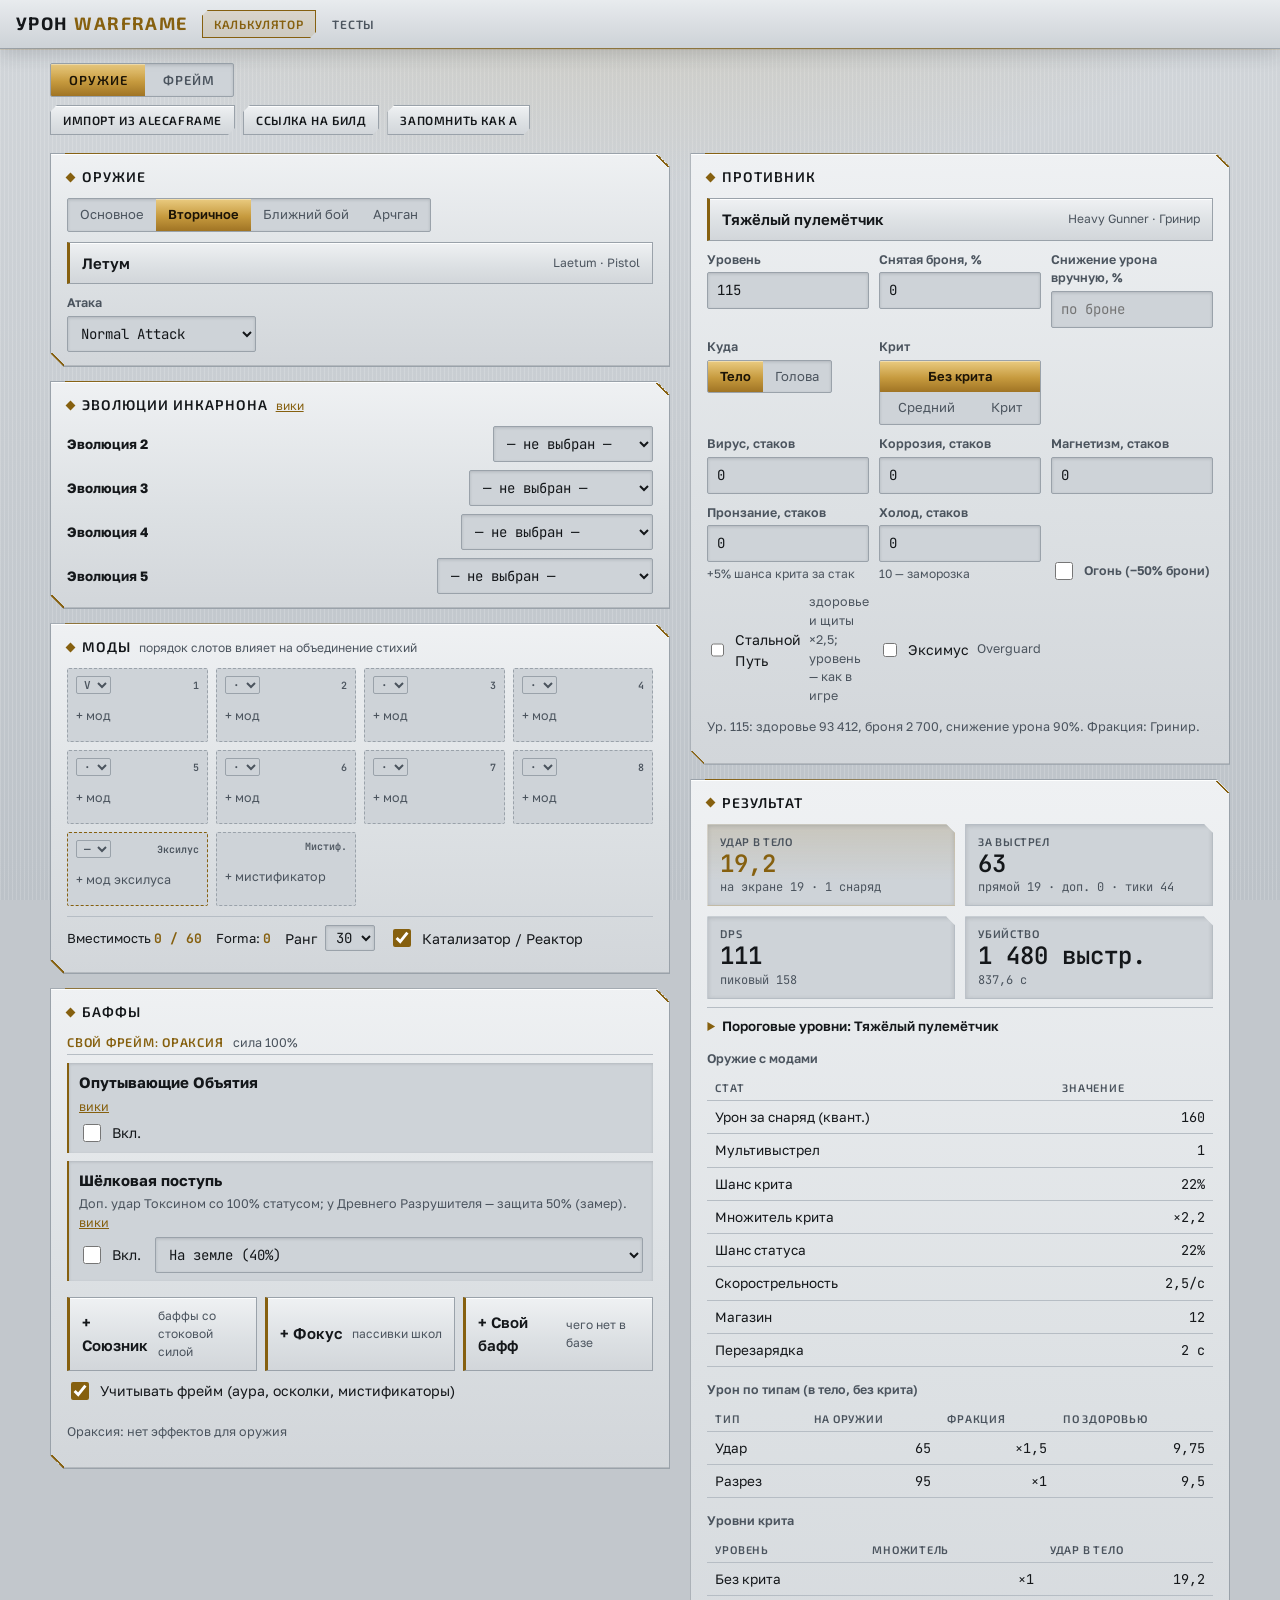
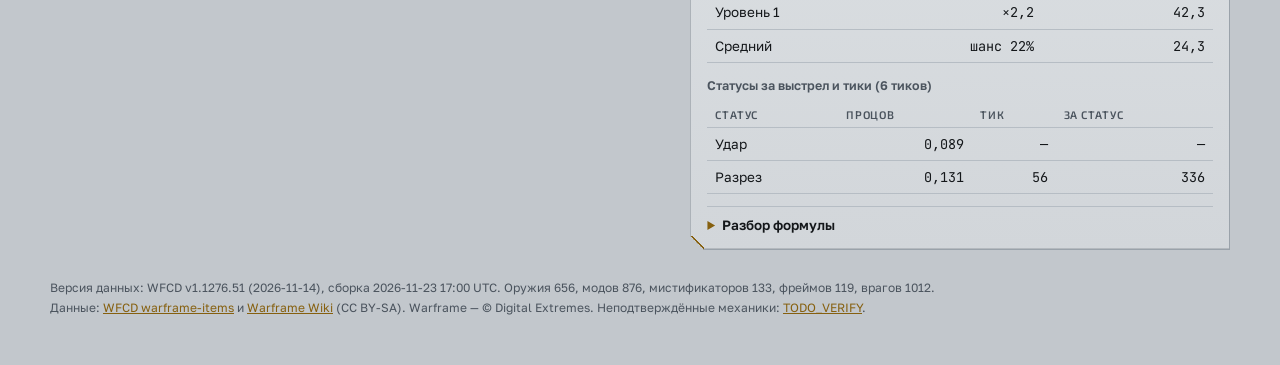
<file: index.html>
<!doctype html>
<html lang="ru">
<head>
<meta charset="utf-8">
<meta name="viewport" content="width=device-width, initial-scale=1, viewport-fit=cover">
<title>Урон Warframe</title>
<meta name="description" content="Калькулятор урона Warframe: оружие, моды, мистификаторы, противник, статусы и разбор формул">
<meta name="theme-color" content="#1F2328">
<link rel="manifest" href="manifest.webmanifest">
<link rel="icon" href="icons/icon.svg" type="image/svg+xml">
<link rel="apple-touch-icon" href="icons/icon-192.png">
<link rel="preconnect" href="https://fonts.googleapis.com">
<link rel="preconnect" href="https://fonts.gstatic.com" crossorigin>
<link rel="stylesheet" href="https://fonts.googleapis.com/css2?family=Exo+2:wght@500;600;700&family=Golos+Text:wght@400;500;600&family=JetBrains+Mono:wght@400;600&display=swap">
<link rel="stylesheet" href="css/theme.css">
<link rel="stylesheet" href="css/app.css">
</head>
<body>
<header class="top">
  <h1>Урон <span>Warframe</span></h1>
  <nav class="tabs" aria-label="Разделы">
    <a href="./" aria-current="page">Калькулятор</a>
    <a href="tests/">Тесты</a>
  </nav>
  <button type="button" class="update" id="updateBtn" hidden>Есть обновление — перезагрузить</button>
</header>

<div class="views">
  <div class="seg" id="viewSeg" role="group" aria-label="Что считать"></div>
  <div class="tools">
    <label class="btn" for="alecaFile" title="Файл %LOCALAPPDATA%\AlecaFrame\lastData.dat — расшифровывается в браузере и никуда не отправляется">Импорт из AlecaFrame</label>
    <input type="file" id="alecaFile" accept=".dat" hidden>
    <button type="button" id="shareBtn">Ссылка на билд</button>
    <button type="button" id="saveA">Запомнить как A</button>
    <button type="button" id="clearA" hidden>Убрать A</button>
  </div>
  <div class="sharebox" id="shareBox" hidden><input type="text" id="shareUrl" readonly aria-label="Ссылка на билд"><button type="button" id="shareCopy">Копировать</button></div>
  <p class="muted" id="toolMsg" hidden></p>
</div>

<main class="wrap" id="viewWeapon">
  <div class="col">
    <section class="card">
      <h2>Оружие</h2>
      <div class="seg" id="catSeg" role="group" aria-label="Тип оружия"></div>
      <div style="height:10px"></div>
      <button type="button" class="pick" id="weaponPick"><b>Загрузка…</b></button>
      <div class="row" style="margin-top:10px">
        <div class="f"><label for="attackSel">Атака</label><select id="attackSel"></select></div>
      </div>
      <div class="row" id="meleeRow" style="margin-top:10px" hidden>
        <div class="f"><span class="lbl">Удар</span><div class="seg" id="meleeSeg"></div></div>
        <div class="f"><label for="combo">Множитель комбо</label><input type="number" id="combo" min="1" max="13" step="1"><small>от 2× (20 ударов) до 12× (220)</small></div>
        <div class="f"><label for="stanceHit">Множитель удара стойки, ×</label><input type="number" id="stanceHit" min="0" step="any"><small>с вики стойки, напр. 0,8 или 2; 1 — без</small></div>
      </div>
      <label class="chk" id="exaltRow" style="margin-top:10px" hidden><input type="checkbox" id="exaltScale"> <span id="exaltText">Урон × сила способностей фрейма</span></label>
      <p class="muted" id="weaponNote" hidden></p>
    </section>

    <section class="card" id="incCard" hidden>
      <h2>Эволюции Инкарнона <small id="incSrc"></small></h2>
      <div class="conds" id="incList"></div>
    </section>

    <section class="card">
      <h2>Моды <small>порядок слотов влияет на объединение стихий</small></h2>
      <div class="slots" id="slots"></div>
      <div class="slots" style="margin-top:8px" id="slotsExtra"></div>
      <div class="riven" id="rivenEdit" hidden></div>
      <div class="capline" id="capInfo"></div>
      <div id="modWarn" class="warn" style="margin-top:8px"></div>
    </section>

    <section class="card" id="condCard" hidden>
      <h2>Условные эффекты <small>стаки и условия выбранных модов</small></h2>
      <div class="conds" id="conds"></div>
    </section>

    <section class="card">
      <h2>Баффы</h2>
      <div class="conds">
        <div class="conds" id="buffList"></div>
        <div class="addrow">
          <button type="button" class="pick" id="addBuff"><b>+ Союзник</b><small>баффы со стоковой силой</small></button>
          <button type="button" class="pick" id="addFocus"><b>+ Фокус</b><small>пассивки школ</small></button>
          <button type="button" class="pick" id="addCustom"><b>+ Свой бафф</b><small>чего нет в базе</small></button>
        </div>
        <label class="chk"><input type="checkbox" id="useFrame"> Учитывать фрейм (аура, осколки, мистификаторы)</label>
        <p class="muted" id="frameLink"></p>

      </div>
    </section>
  </div>

  <div class="col">
    <section class="card">
      <h2>Противник</h2>
      <button type="button" class="pick" id="enemyPick"><b>Загрузка…</b></button>
      <div class="row" style="margin-top:10px">
        <div class="f"><label for="lvl">Уровень</label><input type="number" id="lvl" min="1" max="9999" step="1"></div>
        <div class="f"><label for="strip">Снятая броня, %</label><input type="number" id="strip" min="0" max="100" step="any"></div>
        <div class="f"><label for="drOv">Снижение урона вручную, %</label><input type="number" id="drOv" min="0" max="100" step="any" placeholder="по броне"></div>
      </div>
      <div class="row" style="margin-top:10px">
        <div class="f"><span class="lbl">Куда</span><div class="seg" id="partSeg"></div></div>
        <div class="f"><span class="lbl">Крит</span><div class="seg" id="critSeg"></div></div>
      </div>
      <div class="row" style="margin-top:10px">
        <div class="f"><label for="stViral">Вирус, стаков</label><input type="number" id="stViral" min="0" max="10" step="1"></div>
        <div class="f"><label for="stCorr">Коррозия, стаков</label><input type="number" id="stCorr" min="0" max="10" step="1"></div>
        <div class="f"><label for="stMag">Магнетизм, стаков</label><input type="number" id="stMag" min="0" max="10" step="1"></div>
        <div class="f"><label for="stPunct">Пронзание, стаков</label><input type="number" id="stPunct" min="0" max="5" step="1"><small>+5% шанса крита за стак</small></div>
        <div class="f"><label for="stCold">Холод, стаков</label><input type="number" id="stCold" min="0" max="10" step="1"><small>10 — заморозка</small></div>
        <div class="f" style="justify-content:flex-end"><label class="chk"><input type="checkbox" id="stHeat"> Огонь (−50% брони)</label></div>
      </div>
      <div class="row" style="margin-top:10px">
        <label class="chk"><input type="checkbox" id="steelPath"> Стальной Путь <small class="muted">здоровье и щиты ×2,5; уровень — как в игре</small></label>
        <label class="chk"><input type="checkbox" id="eximus"> Эксимус <small class="muted">Overguard</small></label>
      </div>
      <p class="muted" id="enemyInfo"></p>
    </section>

    <section class="card" id="resCard">
      <h2>Результат</h2>
      <div id="res"><p class="muted">Считаю…</p></div>
    </section>
  </div>
</main>

<main class="wrap" id="viewFrame" hidden>
  <div class="col">
    <section class="card">
      <h2>Фрейм</h2>
      <button type="button" class="pick" id="framePick"><b>Загрузка…</b></button>
      <div class="row" style="margin-top:10px">
        <div class="f" style="justify-content:flex-end"><label class="chk"><input type="checkbox" id="fRank30"> 30-й ранг</label></div>
        <div class="f"><label for="helSlot">Helminth: заменить</label><select id="helSlot"></select></div>
        <div class="f"><label for="helAbility">на способность</label><select id="helAbility"></select></div>
      </div>
    </section>
    <section class="card">
      <h2>Моды фрейма <small>аура, эксилус, мистификаторы и 8 слотов</small></h2>
      <div class="slots" id="fSlotsTop"></div>
      <div class="slots" style="margin-top:8px" id="fSlots"></div>
      <div class="capline" id="fCapInfo"></div>
    </section>
    <section class="card">
      <h2>Осколки архонтов <small>до 5, таукованые ×1,5</small></h2>
      <div class="conds" id="fShards"></div>
    </section>
    <section class="card">
      <h2>Баффы <small>те же, что на вкладке оружия</small></h2>
      <div class="conds" id="fBuffList"></div>
      <div class="addrow">
        <button type="button" class="pick" id="fAddBuff"><b>+ Союзник</b><small>баффы со стоковой силой</small></button>
        <button type="button" class="pick" id="fAddFocus"><b>+ Фокус</b><small>пассивки школ</small></button>
        <button type="button" class="pick" id="fAddCustom"><b>+ Свой бафф</b><small>чего нет в базе</small></button>
      </div>
    </section>
    <section class="card" id="fCondCard" hidden>
      <h2>Условные эффекты фрейма</h2>
      <div class="conds" id="fConds"></div>
    </section>
  </div>
  <div class="col">
    <section class="card" id="fResCard">
      <h2>Статы фрейма</h2>
      <div id="fRes"><p class="muted">Считаю…</p></div>
    </section>
  </div>
</main>

<footer class="foot" id="dataMeta">Данные: <a href="https://github.com/WFCD/warframe-items">WFCD warframe-items</a> и <a href="https://wiki.warframe.com">Warframe Wiki</a> (CC BY-SA). Warframe — © Digital Extremes. Неподтверждённые механики: <a href="https://github.com/JupiterDuGuard/warframe/blob/main/TODO_VERIFY.md">TODO_VERIFY</a>.</footer>

<dialog class="sheet" id="sheet" aria-labelledby="sheetSearch">
  <div class="sheet-head">
    <input type="search" id="sheetSearch" placeholder="Поиск" autocomplete="off">
    <button type="button" id="sheetClose" aria-label="Закрыть">×</button>
  </div>
  <div class="chips" id="sheetGroups" hidden></div>
  <div class="sheet-list" id="sheetList"></div>
</dialog>

<button type="button" class="mini" id="mini" aria-label="К результату"></button>
<script type="module" src="js/app.js"></script>
</body>
</html>
</file>
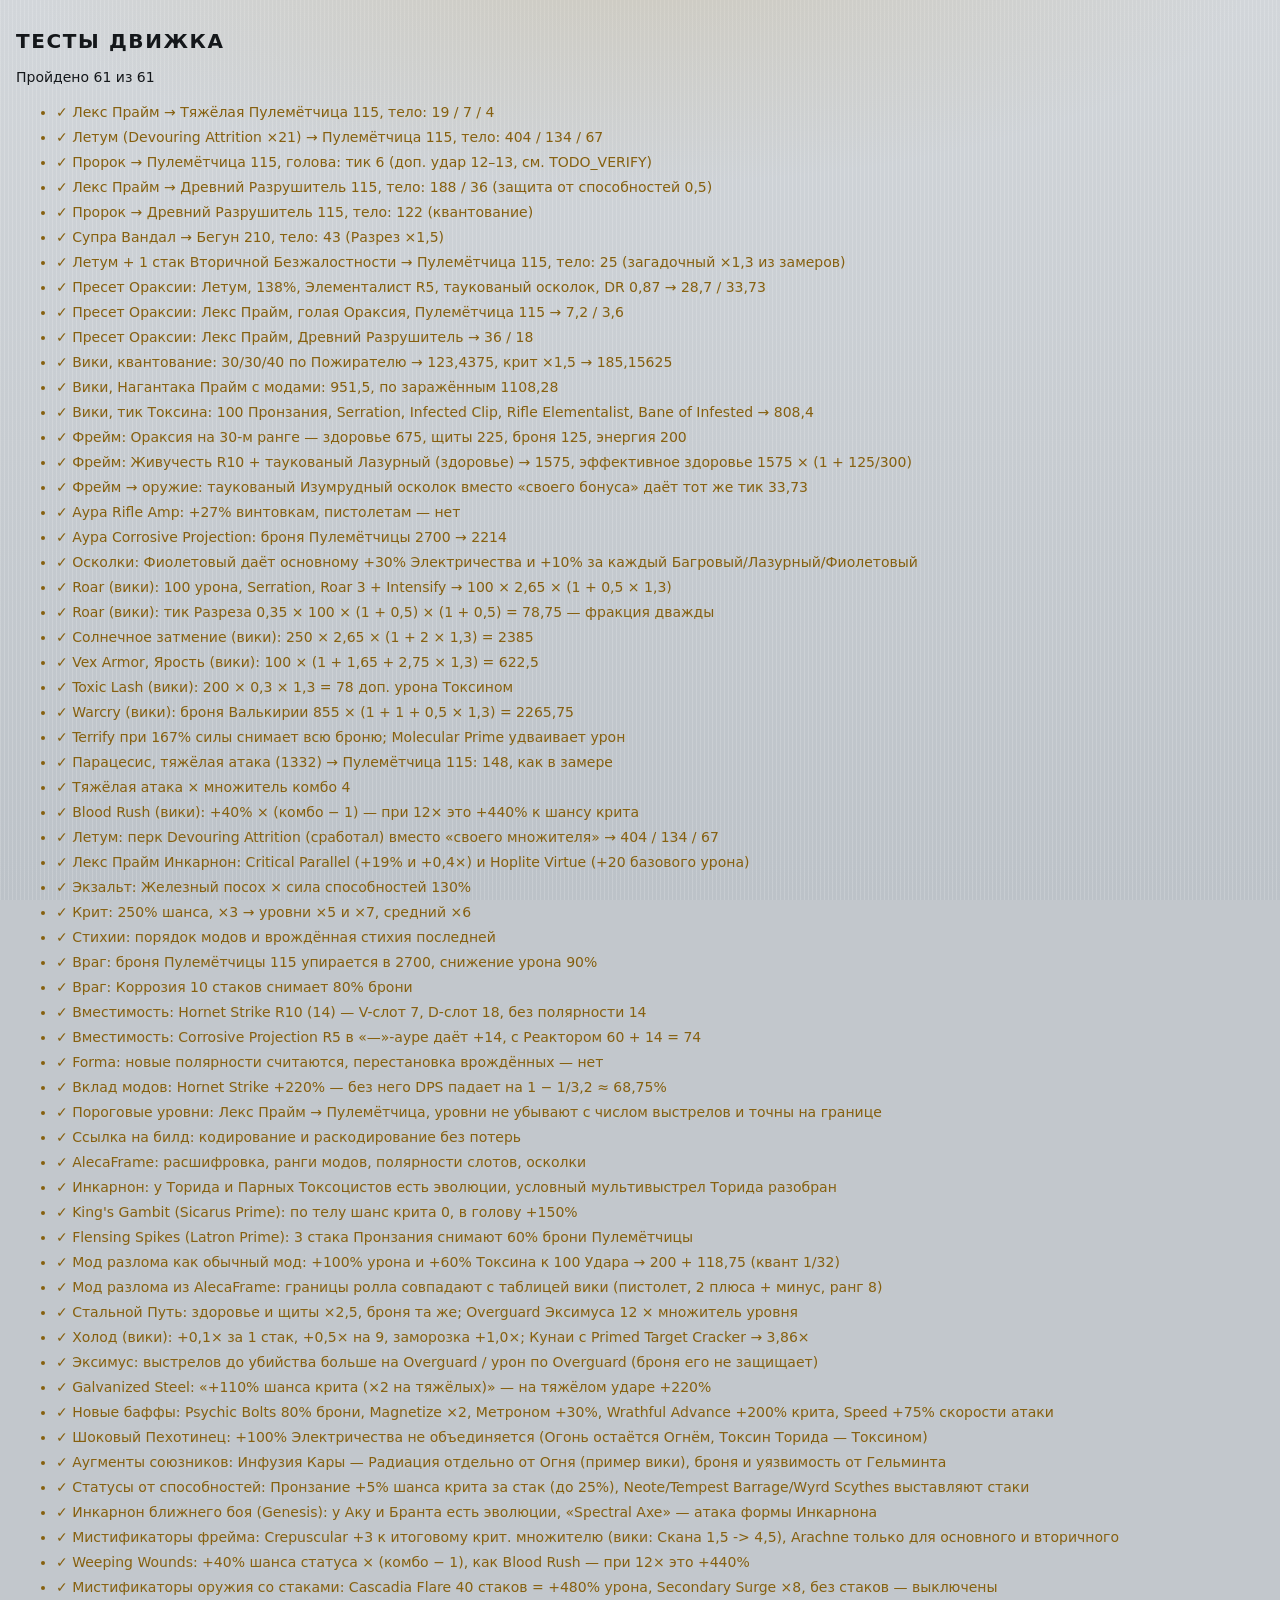
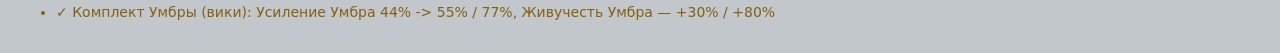
<file: tests/index.html>
<!doctype html>
<html lang="ru">
<head>
<meta charset="utf-8">
<meta name="viewport" content="width=device-width, initial-scale=1">
<title>Тесты движка</title>
<link rel="stylesheet" href="../css/theme.css">
<style>
body{font:14px/1.5 var(--body);margin:0;padding:16px;color:var(--ink)}
h1{font:700 20px var(--display);letter-spacing:.08em;text-transform:uppercase}
li{margin:4px 0}.ok{color:var(--accent)}.fail{color:var(--red)}code{font-size:12px;color:var(--muted)}
</style>
</head>
<body>
<h1>Тесты движка</h1>
<p id="sum">Запуск…</p>
<ul id="list"></ul>
<script type="module">
import { cases, makeContext, DATA_FILES } from './cases.mjs';
const load = p => fetch('../' + p).then(r => r.json());
async function loadTree(obj) {
  const out = {};
  for (const [k, v] of Object.entries(obj)) out[k] = typeof v === 'string' ? await load(v) : await loadTree(v);
  return out;
}
const ctx = makeContext(await loadTree(DATA_FILES));
let ok = 0;
for (const c of cases) {
  const li = document.createElement('li');
  try { await c.run(ctx); li.className = 'ok'; li.textContent = '✓ ' + c.name; ok++; }
  catch (e) { li.className = 'fail'; li.innerHTML = '✗ ' + c.name + '<br><code>' + e.message + '</code>'; }
  document.getElementById('list').append(li);
}
document.getElementById('sum').textContent = `Пройдено ${ok} из ${cases.length}`;
window.__testResult = { ok, total: cases.length };
</script>
</body>
</html>
</file>
<file: css/theme.css>
/* Тема «Инкарнон»: оружейный металл и золото Инкарнона. Общая для всех страниц сайта. */
:root{
  /* светлая: полированная сталь */
  --bg:#C2C7CC;
  --bg-page:radial-gradient(ellipse 70% 38% at 50% -6%,rgba(176,132,40,.16),transparent 70%),
    repeating-linear-gradient(90deg,rgba(255,255,255,.16) 0 1px,transparent 1px 4px),
    linear-gradient(180deg,#D2D6DA 0%,#BCC2C8 100%);
  --bar:linear-gradient(180deg,#E8EBEE 0%,#CDD2D7 100%);
  --surface:#E3E6E9;
  --plate:linear-gradient(180deg,#EFF1F3 0%,#DDE1E4 55%,#D2D6DA 100%);
  --plate-hi:rgba(255,255,255,.9); --plate-lo:rgba(30,36,44,.16);
  --ink:#14171A; --muted:#4B545E; --line:#9AA2AA; --line-soft:#B6BDC4;
  --accent:#86600F; --accent-soft:rgba(168,124,34,.15);
  --accent-grad:linear-gradient(180deg,#EACB80 0%,#C69A3E 55%,#A07424 100%); --on-accent:#1C1406;
  --glow:none;
  --riven:#6A4CB0; --red:#992A37; --code:#CED3D8; --warn:#7A4E0C; --warn-soft:#EAD9B4;
  --display:"Exo 2","Golos Text",system-ui,sans-serif;
  --body:"Golos Text",system-ui,-apple-system,"Segoe UI",sans-serif;
  --mono:"JetBrains Mono",ui-monospace,Consolas,monospace;
  color-scheme:light;
}
@media (prefers-color-scheme: dark){
  :root:not([data-theme="light"]){
    --bg:#14171B;
    --bg-page:radial-gradient(ellipse 70% 38% at 50% -6%,rgba(221,182,92,.13),transparent 70%),
      repeating-linear-gradient(90deg,rgba(255,255,255,.018) 0 1px,transparent 1px 4px),
      linear-gradient(180deg,#1F2328 0%,#15181C 45%,#0F1114 100%);
    --bar:linear-gradient(180deg,#2B3036 0%,#1C1F23 100%);
    --surface:#23272D;
    --plate:linear-gradient(180deg,#2D3238 0%,#23272D 45%,#1D2025 100%);
    --plate-hi:rgba(255,255,255,.07); --plate-lo:rgba(0,0,0,.5);
    --ink:#E4E6E8; --muted:#9AA2AA; --line:#3B4149; --line-soft:#2E333A;
    --accent:#DDB65C; --accent-soft:rgba(221,182,92,.13);
    --accent-grad:linear-gradient(180deg,#F3D68C 0%,#D5AA47 55%,#A97F2A 100%); --on-accent:#1A1305;
    --glow:0 0 14px rgba(240,200,110,.45);
    --riven:#B39BEA; --red:#E2747D; --code:#16191D; --warn:#E5B866; --warn-soft:#2E2614;
    color-scheme:dark;
  }
}
:root[data-theme="dark"]{
  --bg:#14171B;
  --bg-page:radial-gradient(ellipse 70% 38% at 50% -6%,rgba(221,182,92,.13),transparent 70%),
    repeating-linear-gradient(90deg,rgba(255,255,255,.018) 0 1px,transparent 1px 4px),
    linear-gradient(180deg,#1F2328 0%,#15181C 45%,#0F1114 100%);
  --bar:linear-gradient(180deg,#2B3036 0%,#1C1F23 100%);
  --surface:#23272D;
  --plate:linear-gradient(180deg,#2D3238 0%,#23272D 45%,#1D2025 100%);
  --plate-hi:rgba(255,255,255,.07); --plate-lo:rgba(0,0,0,.5);
  --ink:#E4E6E8; --muted:#9AA2AA; --line:#3B4149; --line-soft:#2E333A;
  --accent:#DDB65C; --accent-soft:rgba(221,182,92,.13);
  --accent-grad:linear-gradient(180deg,#F3D68C 0%,#D5AA47 55%,#A97F2A 100%); --on-accent:#1A1305;
  --glow:0 0 14px rgba(240,200,110,.45);
  --riven:#B39BEA; --red:#E2747D; --code:#16191D; --warn:#E5B866; --warn-soft:#2E2614;
  color-scheme:dark;
}

html{background:var(--bg)}
body{background:var(--bg-page);background-color:var(--bg);background-attachment:fixed}

/* Металлическая пластина со скошенными углами и золотыми гранями */
.plate,.card{position:relative;border:1px solid var(--line);
  background:
    linear-gradient(to top right,transparent calc(50% - 1.5px),var(--accent) calc(50% - 1.5px) 50%,transparent 50%) top right / 14px 14px no-repeat border-box,
    linear-gradient(to top right,transparent 50%,var(--accent) 50% calc(50% + 1.5px),transparent calc(50% + 1.5px)) bottom left / 14px 14px no-repeat border-box,
    var(--plate) border-box;
  box-shadow:inset 0 1px 0 var(--plate-hi),inset 0 -1px 0 var(--plate-lo);
  clip-path:polygon(0 0,calc(100% - 14px) 0,100% 14px,100% 100%,14px 100%,0 calc(100% - 14px))}
.plate::before,.card::before{content:'';position:absolute;left:14px;right:40%;top:-1px;height:1px;
  background:linear-gradient(90deg,var(--accent),transparent);pointer-events:none}
</file>
<file: css/app.css>
/* Калькулятор: раскладка и компоненты. Цвета, шрифты и металлические пластины — css/theme.css */
*{box-sizing:border-box}
body{margin:0;color:var(--ink);font:15px/1.5 var(--body);padding-inline:16px;padding-block:0 48px}
[hidden]{display:none!important}
a{color:var(--accent)}
button,input,select{font:inherit;color:inherit}
button:focus-visible,input:focus-visible,select:focus-visible,summary:focus-visible{outline:2px solid var(--accent);outline-offset:2px}

/* шапка */
.top{position:sticky;top:env(safe-area-inset-top,0px);z-index:5;background:var(--bar);margin-inline:-16px;padding:10px 16px;
  border-bottom:1px solid var(--line);box-shadow:0 1px 0 var(--accent-soft),0 6px 18px var(--plate-lo);display:flex;align-items:center;gap:14px;flex-wrap:wrap}
.top::after{content:'';position:absolute;left:0;right:0;bottom:-1px;height:1px;background:linear-gradient(90deg,transparent,var(--accent) 25%,var(--accent) 75%,transparent);opacity:.7}
.top h1{font:700 18px/1.1 var(--display);margin:0;letter-spacing:.08em;text-transform:uppercase}
.top h1 span{color:var(--accent);text-shadow:var(--glow)}
.tabs{display:flex;gap:4px;flex-wrap:wrap}
.tabs a{text-decoration:none;color:var(--muted);font:600 12px var(--display);letter-spacing:.07em;text-transform:uppercase;padding:6px 11px;border:1px solid transparent;
  clip-path:polygon(6px 0,100% 0,100% calc(100% - 6px),calc(100% - 6px) 100%,0 100%,0 6px)}
.tabs a:hover{color:var(--ink)}
.tabs a[aria-current="page"]{background:var(--accent-soft);color:var(--accent);border-color:var(--accent)}
.update{margin-left:auto;font-size:13px;background:var(--warn-soft);color:var(--warn);border:1px solid var(--warn);border-radius:2px;padding:5px 12px;cursor:pointer}

/* раскладка */
.wrap{max-width:1180px;margin:18px auto 0;display:grid;grid-template-columns:minmax(0,1.15fr) minmax(0,1fr);gap:20px;align-items:start}
@media (max-width:900px){.wrap{grid-template-columns:1fr}}
.col{display:flex;flex-direction:column;gap:14px;min-width:0}
.card{scroll-margin-top:72px;padding:14px 16px}
.card h2{font:600 14px/1.3 var(--display);letter-spacing:.07em;text-transform:uppercase;margin:0 0 12px;display:flex;align-items:center;gap:8px;flex-wrap:wrap}
.card h2::before{content:'';flex:none;width:7px;height:7px;transform:rotate(45deg);background:var(--accent);box-shadow:var(--glow)}
.card h2 small{font:400 12px var(--body);color:var(--muted);letter-spacing:0;text-transform:none}
.row{display:grid;grid-template-columns:repeat(auto-fill,minmax(150px,1fr));gap:10px}
.f{display:flex;flex-direction:column;gap:3px;min-width:0}
.f label,.lbl{font-size:12.5px;font-weight:600;color:var(--muted)}
.f small{font-size:12px;color:var(--muted)}

/* поля: утопленные в металл */
input[type=number],input[type=search],input[type=text],select{width:100%;background:var(--code);border:1px solid var(--line);border-radius:2px;padding:7px 9px;
  font-family:var(--mono);font-size:14px;box-shadow:inset 0 1px 3px var(--plate-lo)}
input[type=number]:focus,input[type=search]:focus,input[type=text]:focus,select:focus{border-color:var(--accent)}
input[type=search],input[type=text]{font-family:var(--body)}
.chk{display:flex;align-items:center;gap:8px;font-size:14px}
.chk input{width:18px;height:18px;accent-color:var(--accent)}
.seg{display:flex;flex-wrap:wrap;border:1px solid var(--line);border-radius:2px;overflow:hidden;width:fit-content;max-width:100%;background:var(--code);box-shadow:inset 0 1px 3px var(--plate-lo)}
.seg button{background:transparent;border:0;padding:6px 12px;font-size:13px;cursor:pointer;white-space:nowrap;flex:1 1 auto;color:var(--muted)}
.seg button:hover{color:var(--ink)}
.seg button[aria-pressed="true"]{background:var(--accent-grad);color:var(--on-accent);font-weight:600;box-shadow:inset 0 1px 0 rgba(255,255,255,.35)}
.seg button:focus-visible{outline-offset:-3px}

.pick{display:flex;align-items:center;gap:10px;width:100%;text-align:left;background:var(--plate);border:1px solid var(--line);border-left:3px solid var(--accent);
  border-radius:0;padding:9px 12px;cursor:pointer;box-shadow:inset 0 1px 0 var(--plate-hi)}
.pick:hover{border-color:var(--accent)}
.pick b{font-weight:600}
.pick small{color:var(--muted);margin-left:auto;font-size:12px}

/* слоты модов */
.slots{display:grid;grid-template-columns:repeat(4,minmax(0,1fr));gap:8px}
@media (max-width:560px){.slots{grid-template-columns:repeat(2,minmax(0,1fr))}}
.slot{position:relative;min-height:74px;border:1px dashed var(--line);border-radius:2px;background:var(--code);display:flex;flex-direction:column;justify-content:space-between;padding:7px 8px;gap:4px;min-width:0}
.slot.filled{border-style:solid;background:var(--plate);box-shadow:inset 0 1px 0 var(--plate-hi),inset 3px 0 0 var(--accent)}
.slot .name{font-size:12.5px;font-weight:600;line-height:1.25;cursor:pointer;background:none;border:0;padding:0;text-align:left;overflow-wrap:anywhere}
.slot .name:hover{color:var(--accent)}
.slot .empty{color:var(--muted);font-size:12.5px;cursor:pointer;background:none;border:0;padding:0;text-align:left;flex:1}
.slot .empty:hover{color:var(--accent)}
.slot.exilus{border-color:var(--accent)}
.slot .num{display:flex;align-items:center;gap:6px;justify-content:flex-end;font:600 10px var(--mono);color:var(--muted)}
.slot .num select.pol{width:auto;padding:0 3px;font:600 11px var(--mono);background:var(--code);border:1px solid var(--line);border-radius:2px;margin-right:auto;box-shadow:none}
.slot .num .cost{color:var(--ink)}
.slot .num .cost.plus{color:var(--accent)}
.rank{display:flex;align-items:center;gap:4px}
.rank button{width:24px;height:22px;border:1px solid var(--line);background:var(--plate);border-radius:2px;cursor:pointer;line-height:1;padding:0}
.rank button:hover{border-color:var(--accent);color:var(--accent)}
.rank span{font:600 12px var(--mono);min-width:34px;text-align:center}
.rank .x{margin-left:auto;color:var(--red)}
.warn{font-size:12px;color:var(--warn)}
.capline{display:flex;flex-wrap:wrap;gap:6px 14px;align-items:center;margin-top:10px;padding-top:8px;border-top:1px solid var(--line-soft);font-size:13px}
.capline b{font-family:var(--mono);color:var(--accent)}
.capline .over{color:var(--red)}
.capline select{padding:2px 6px}

.conds{display:flex;flex-direction:column;gap:8px}
.cond{display:grid;grid-template-columns:1fr auto;gap:10px;align-items:center;font-size:13.5px}
.cond input[type=number]{width:76px}

/* результат */
.tiles{display:grid;grid-template-columns:repeat(2,minmax(0,1fr));gap:10px}
.tile{background:var(--code);border:1px solid var(--line-soft);border-radius:0;padding:10px 12px;display:flex;flex-direction:column;gap:2px;
  box-shadow:inset 0 1px 4px var(--plate-lo);clip-path:polygon(0 0,calc(100% - 9px) 0,100% 9px,100% 100%,0 100%)}
.tile span{font:600 11px var(--display);letter-spacing:.06em;text-transform:uppercase;color:var(--muted)}
.tile strong{font:600 24px/1.15 var(--mono);font-variant-numeric:tabular-nums}
.tile em{font:normal 12px var(--mono);color:var(--muted)}
.tile.main{border-color:var(--accent-soft);background:linear-gradient(180deg,var(--accent-soft),transparent 70%),var(--code)}
.tile.main strong{color:var(--accent);text-shadow:var(--glow)}
.tbl{overflow-x:auto}
table{border-collapse:collapse;width:100%;font-size:13.5px}
th,td{text-align:left;padding:6px 8px;border-bottom:1px solid var(--line-soft);white-space:nowrap}
th{font:600 11px var(--display);text-transform:uppercase;letter-spacing:.07em;color:var(--muted)}
td.n{font-family:var(--mono);font-variant-numeric:tabular-nums;text-align:right}
td.up{color:var(--accent)} td.down{color:var(--red)}
details{border-top:1px solid var(--line-soft);padding-top:8px}
summary{cursor:pointer;font-weight:600;font-size:13.5px}
summary::marker{color:var(--accent)}
summary:hover{color:var(--accent)}
.steps{display:flex;flex-direction:column;gap:8px;margin-top:8px}
.step{background:var(--code);border-left:2px solid var(--accent);border-radius:0;padding:8px 10px}
.step b{font-size:12.5px}
.step pre{margin:4px 0 0;font:12.5px/1.6 var(--mono);white-space:pre-wrap;overflow-wrap:anywhere}
.muted{color:var(--muted);font-size:12.5px}
.foot{max-width:1180px;margin:28px auto 0;font-size:12px;color:var(--muted);line-height:1.6}

/* окно выбора */
dialog.sheet{border:1px solid var(--line);padding:0;border-radius:2px;width:min(640px,calc(100vw - 24px));max-height:min(86vh,760px);background:var(--plate);background-color:var(--surface);color:var(--ink);display:flex;flex-direction:column;
  box-shadow:0 0 0 1px var(--accent-soft),0 18px 48px rgba(0,0,0,.5)}
dialog.sheet:not([open]){display:none}
dialog.sheet::backdrop{background:rgba(6,7,9,.7)}
.sheet-head{display:flex;gap:8px;padding:12px;border-bottom:1px solid var(--line);align-items:center;box-shadow:0 1px 0 var(--accent-soft)}
.sheet-head input{flex:1}
.sheet-head button{background:none;border:0;font-size:22px;line-height:1;cursor:pointer;color:var(--muted);padding:4px 8px}
.sheet-head button:hover{color:var(--accent)}
.sheet-list{overflow-y:auto;padding:6px}
.opt{display:block;width:100%;text-align:left;background:none;border:0;border-left:2px solid transparent;border-radius:0;padding:8px 10px;cursor:pointer}
.opt:hover,.opt:focus-visible{background:var(--accent-soft);border-left-color:var(--accent)}
.opt b{display:block;font-weight:600}
.opt span{display:block;font-size:12px;color:var(--muted)}
@media (max-width:560px){dialog.sheet{width:100vw;max-height:92vh;margin-bottom:0}}
@media (prefers-reduced-motion:reduce){*{transition:none!important}}

/* нижняя полоса результата на телефоне */
.mini{display:none}
@media (max-width:900px){
  .mini{display:flex;position:fixed;left:0;right:0;bottom:0;z-index:6;gap:8px 14px;flex-wrap:wrap;align-items:center;justify-content:center;width:100%;
    background:var(--bar);color:var(--ink);border:0;border-top:1px solid var(--accent);padding:8px 16px calc(8px + env(safe-area-inset-bottom,0px));font:600 13px var(--mono);cursor:pointer;
    box-shadow:0 -6px 18px var(--plate-lo)}
  .mini b{color:var(--accent);text-shadow:var(--glow)}
  body{padding-bottom:84px}
}

/* вкладки «Оружие / Фрейм» и инструменты */
.views{max-width:1180px;margin:14px auto 0}
.views .seg button{padding:8px 18px;font:600 13px var(--display);letter-spacing:.07em;text-transform:uppercase}
.tools{display:flex;flex-wrap:wrap;gap:8px;align-items:center;margin-top:8px}
.tools button,.tools label.btn{font:600 12px var(--display);letter-spacing:.05em;text-transform:uppercase;border:1px solid var(--line);background:var(--plate);color:var(--ink);
  border-radius:0;padding:7px 12px;cursor:pointer;box-shadow:inset 0 1px 0 var(--plate-hi);clip-path:polygon(7px 0,100% 0,100% calc(100% - 7px),calc(100% - 7px) 100%,0 100%,0 7px)}
.tools button:hover,.tools label.btn:hover{border-color:var(--accent);color:var(--accent)}
.tools button:focus-visible{outline-offset:-3px}
.sharebox{display:flex;gap:8px;margin-top:8px}
.sharebox input{flex:1}
.sharebox button{border:1px solid var(--accent);background:var(--accent-grad);color:var(--on-accent);font-weight:600;border-radius:2px;padding:6px 12px;cursor:pointer}

/* осколки и баффы */
.shard{display:grid;grid-template-columns:18px minmax(0,1fr) minmax(0,1.6fr) auto auto;gap:8px;align-items:center}
.shard select{min-width:0}
.shard input[type=number]{width:72px}
@media (max-width:560px){.shard{grid-template-columns:18px minmax(0,1fr) auto;}.shard select:nth-of-type(2){grid-column:2 / -1}}
.buff{display:flex;flex-direction:column;gap:4px;padding:8px 10px;background:var(--code);border-left:2px solid var(--accent);border-radius:0;box-shadow:inset 0 1px 3px var(--plate-lo)}
.buff-ctl{display:flex;flex-wrap:wrap;gap:8px 14px;align-items:center;font-size:13.5px}
.buff-ctl input[type=number]{width:80px}
.buff-ctl select{width:auto;max-width:100%}
.x-btn{margin-left:auto;border:1px solid var(--line);background:var(--plate);color:var(--red);border-radius:2px;width:28px;height:26px;cursor:pointer}
.x-btn:hover{border-color:var(--red)}
.buff-head{display:flex;align-items:center;gap:6px 10px;flex-wrap:wrap;margin-top:6px;padding-bottom:2px;border-bottom:1px solid var(--line-soft)}
.buff-head b{font:600 12.5px var(--display);letter-spacing:.06em;text-transform:uppercase;color:var(--accent)}
.buff-head:first-child{margin-top:0}
.buff .tag{margin-left:8px;font:600 10.5px var(--display);letter-spacing:.06em;text-transform:uppercase;color:var(--on-accent);background:var(--accent-grad);padding:1px 6px}
.addrow{display:grid;grid-template-columns:repeat(auto-fit,minmax(170px,1fr));gap:8px;margin-top:8px}
@media (max-width:560px){.addrow{grid-template-columns:1fr}}
/* мод разлома: фиолетовый, как в игре */
.riven{margin-top:10px;padding:10px 12px;display:flex;flex-direction:column;gap:6px;background:var(--code);border:1px solid var(--line-soft);border-left:3px solid var(--riven);box-shadow:inset 0 1px 3px var(--plate-lo)}
.riven-head{display:flex;flex-wrap:wrap;gap:4px 10px;align-items:baseline}
.riven-head b{font:600 12.5px var(--display);letter-spacing:.06em;text-transform:uppercase;color:var(--riven)}
.riven-row{display:grid;grid-template-columns:minmax(0,1fr) 96px 52px;gap:8px;align-items:center}
.riven-row select:last-child{width:100%}
.slot.riven-slot.filled{box-shadow:inset 0 1px 0 var(--plate-hi),inset 3px 0 0 var(--riven)}
.slot.riven-slot .name{color:var(--riven)}
.buff-ctl select{min-width:0;flex:1 1 220px}
.buff-ctl input[type=number]{flex:0 0 90px}
/* вкладки в окне выбора (фракции врагов) */
.chips{display:flex;flex-wrap:wrap;gap:6px;padding:8px 12px;border-bottom:1px solid var(--line-soft)}
.chips button{border:1px solid var(--line);background:var(--code);color:var(--muted);border-radius:2px;padding:4px 9px;font:600 12px var(--body);cursor:pointer}
.chips button small{font:500 11px var(--mono);opacity:.75}
.chips button:hover{color:var(--ink);border-color:var(--accent)}
.chips button[aria-pressed="true"]{background:var(--accent-grad);color:var(--on-accent);border-color:var(--accent)}
.opt-head{position:sticky;top:-6px;z-index:1;display:flex;gap:8px;align-items:baseline;margin:6px 0 2px;padding:6px 10px;background:var(--surface);
  border-bottom:1px solid var(--accent-soft);font:600 12px var(--display);letter-spacing:.07em;text-transform:uppercase;color:var(--accent)}
.opt-head small{font:500 11px var(--mono);color:var(--muted);letter-spacing:0}
</file>
